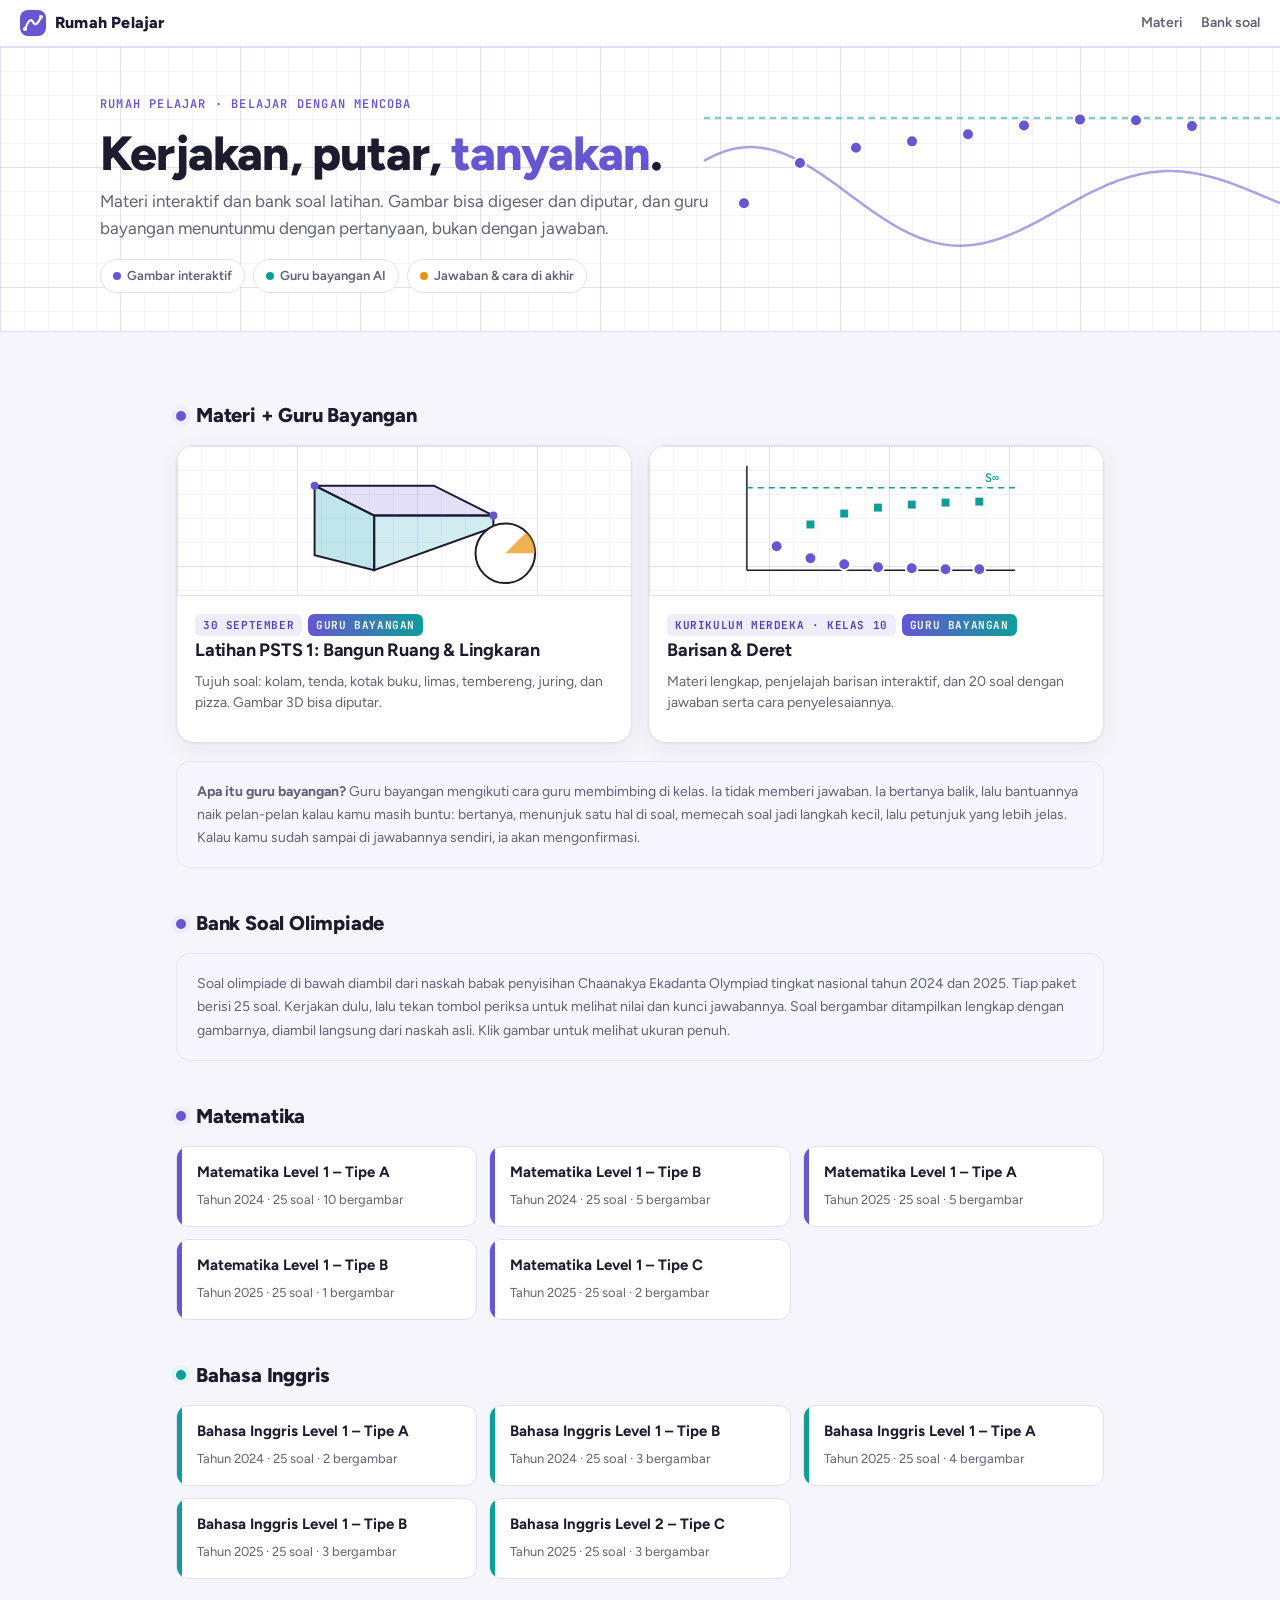
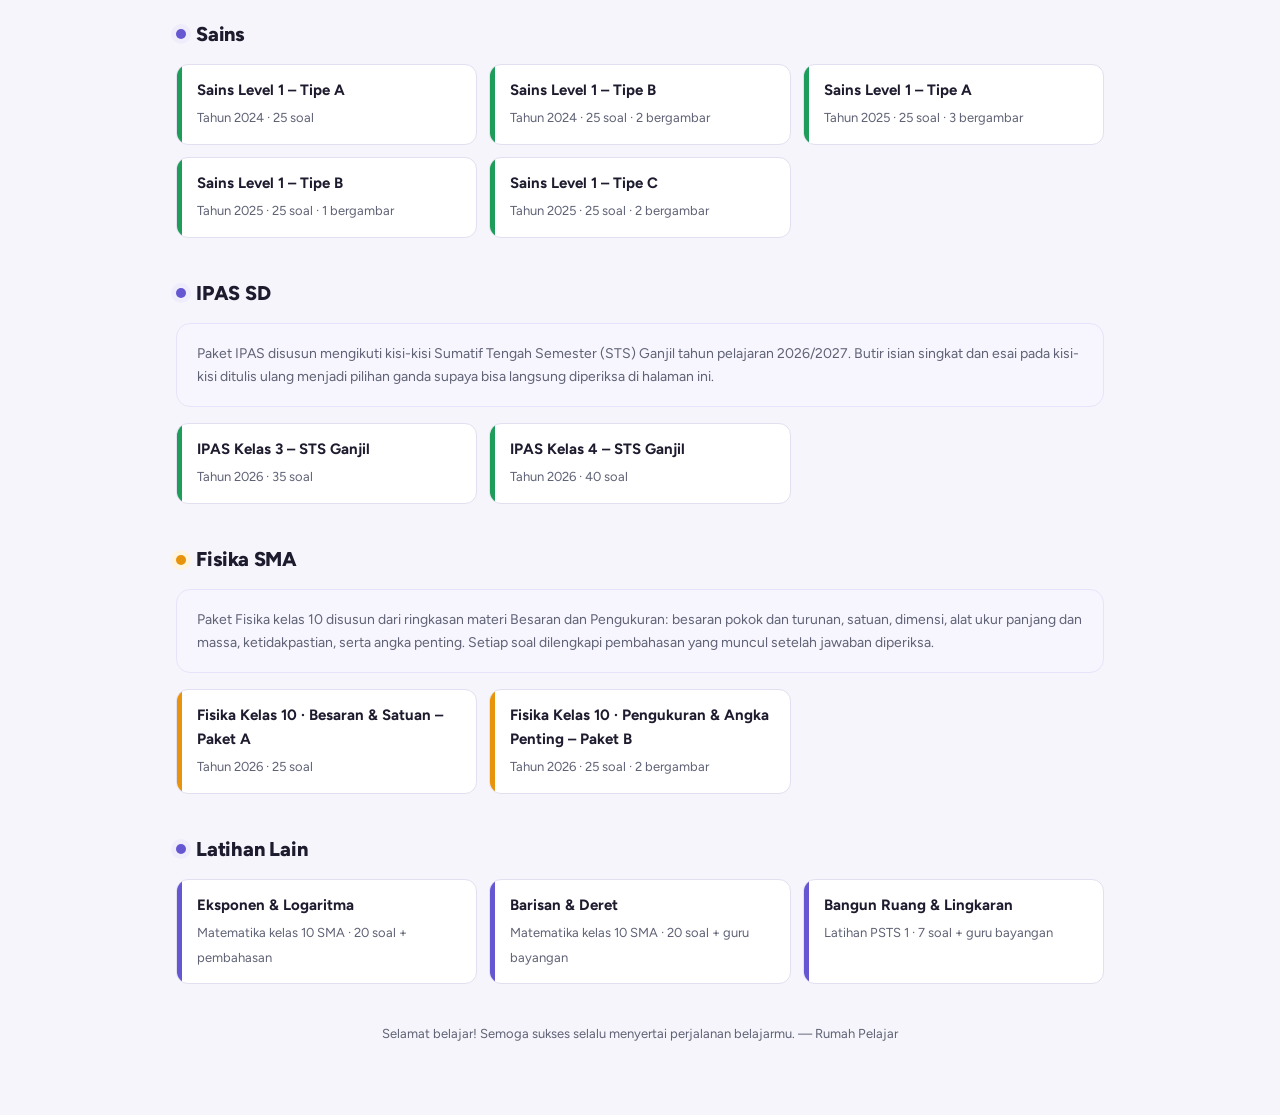
<file: index.html>
<!doctype html>
<html lang="id">
<head>
<meta charset="utf-8">
<meta name="viewport" content="width=device-width, initial-scale=1">
<title>Rumah Pelajar – Bank Soal Latihan</title>
<meta name="description" content="Rumah Pelajar: materi interaktif, latihan soal, dan guru bayangan yang menuntun dengan pertanyaan.">
<link rel="preconnect" href="https://fonts.googleapis.com">
<link rel="preconnect" href="https://fonts.gstatic.com" crossorigin>
<link href="https://fonts.googleapis.com/css2?family=Figtree:wght@400;600;700;800&family=JetBrains+Mono:wght@500;600&display=swap" rel="stylesheet">
<link rel="stylesheet" href="assets/style.css">
</head>
<body>
<header><a class="brand" href="index.html">Rumah Pelajar</a><nav><a href="#materi">Materi</a><a href="#bank">Bank soal</a></nav></header>

<section class="hero paper">
  <canvas class="deco" id="deco" aria-hidden="true"></canvas>
  <div class="in">
    <span class="eyebrow">Rumah Pelajar · belajar dengan mencoba</span>
    <h1>Kerjakan, putar, <em>tanyakan</em>.</h1>
    <p>Materi interaktif dan bank soal latihan. Gambar bisa digeser dan diputar, dan guru bayangan menuntunmu dengan pertanyaan, bukan dengan jawaban.</p>
    <div class="chips"><span class="chip"><i></i>Gambar interaktif</span><span class="chip teal"><i></i>Guru bayangan AI</span><span class="chip amber"><i></i>Jawaban &amp; cara di akhir</span></div>
  </div>
</section>

<main>
  <div class="section" id="materi">Materi + Guru Bayangan</div>
  <div class="feature">
    <a class="big" href="materikinar30sep.html">
      <div class="art paper">
        <svg viewBox="0 0 320 150" aria-hidden="true">
          <polygon points="70,40 190,40 250,70 130,70" fill="#6557d2" fill-opacity=".18" stroke="#1d1b2e" stroke-width="2"/>
          <polygon points="70,40 130,70 130,125 70,110" fill="#1fa7b8" fill-opacity=".28" stroke="#1d1b2e" stroke-width="2"/>
          <polygon points="130,70 250,70 250,82 130,125" fill="#1fa7b8" fill-opacity=".2" stroke="#1d1b2e" stroke-width="2"/>
          <circle cx="262" cy="108" r="30" fill="#fff" stroke="#1d1b2e" stroke-width="2"/>
          <path d="M262,108 L292,108 A30,30 0 0 0 283.2,86.8 Z" fill="#e8930c" fill-opacity=".7"/>
          <circle cx="70" cy="40" r="4" fill="#6557d2"/><circle cx="250" cy="70" r="4" fill="#6557d2"/>
        </svg>
      </div>
      <div class="txt">
        <span class="tag">30 September</span><span class="tag ai">Guru bayangan</span>
        <b>Latihan PSTS 1: Bangun Ruang &amp; Lingkaran</b>
        <p>Tujuh soal: kolam, tenda, kotak buku, limas, tembereng, juring, dan pizza. Gambar 3D bisa diputar.</p>
      </div>
    </a>
    <a class="big" href="barisan-deret.html">
      <div class="art paper">
        <svg viewBox="0 0 320 150" aria-hidden="true">
          <line x1="30" y1="125" x2="300" y2="125" stroke="#1d1b2e" stroke-width="1.5"/><line x1="30" y1="20" x2="30" y2="125" stroke="#1d1b2e" stroke-width="1.5"/>
          <line x1="30" y1="42" x2="300" y2="42" stroke="#0f9d9a" stroke-width="1.6" stroke-dasharray="6 5"/>
          <g fill="#0f9d9a"><rect x="56" y="97" width="8" height="8"/><rect x="90" y="75" width="8" height="8"/><rect x="124" y="64" width="8" height="8"/><rect x="158" y="58" width="8" height="8"/><rect x="192" y="55" width="8" height="8"/><rect x="226" y="53" width="8" height="8"/><rect x="260" y="52" width="8" height="8"/></g>
          <g fill="#6557d2" stroke="#fff" stroke-width="2"><circle cx="60" cy="101" r="6"/><circle cx="94" cy="113" r="6"/><circle cx="128" cy="119" r="6"/><circle cx="162" cy="122" r="6"/><circle cx="196" cy="123" r="6"/><circle cx="230" cy="124" r="6"/><circle cx="264" cy="124" r="6"/></g>
          <text x="270" y="36" font-family="JetBrains Mono,monospace" font-size="12" font-weight="600" fill="#0f9d9a">S∞</text>
        </svg>
      </div>
      <div class="txt">
        <span class="tag">Kurikulum Merdeka · Kelas 10</span><span class="tag ai">Guru bayangan</span>
        <b>Barisan &amp; Deret</b>
        <p>Materi lengkap, penjelajah barisan interaktif, dan 20 soal dengan jawaban serta cara penyelesaiannya.</p>
      </div>
    </a>
  </div>

  <div class="card note" style="margin-top:18px">
    <b>Apa itu guru bayangan?</b> Guru bayangan mengikuti cara guru membimbing di kelas. Ia tidak memberi jawaban. Ia bertanya balik, lalu bantuannya naik pelan-pelan kalau kamu masih buntu:
    bertanya, menunjuk satu hal di soal, memecah soal jadi langkah kecil, lalu petunjuk yang lebih jelas. Kalau kamu sudah sampai di jawabannya sendiri, ia akan mengonfirmasi.
  </div>

  <div class="section" id="bank">Bank Soal Olimpiade</div>
  <div class="card note">
    Soal olimpiade di bawah diambil dari naskah babak penyisihan Chaanakya Ekadanta Olympiad
    tingkat nasional tahun 2024 dan 2025. Tiap paket berisi 25 soal. Kerjakan dulu, lalu tekan
    tombol periksa untuk melihat nilai dan kunci jawabannya.
    Soal bergambar ditampilkan lengkap dengan gambarnya, diambil langsung dari naskah asli.
    Klik gambar untuk melihat ukuran penuh.
  </div>

  <div class="section">Matematika</div>
  <div class="grid" id="g-matematika"></div>

  <div class="section teal">Bahasa Inggris</div>
  <div class="grid" id="g-inggris"></div>

  <div class="section">Sains</div>
  <div class="grid" id="g-sains"></div>

  <div class="section">IPAS SD</div>
  <div class="card note">
    Paket IPAS disusun mengikuti kisi-kisi Sumatif Tengah Semester (STS) Ganjil tahun pelajaran
    2026/2027. Butir isian singkat dan esai pada kisi-kisi ditulis ulang menjadi pilihan ganda
    supaya bisa langsung diperiksa di halaman ini.
  </div>
  <div class="grid" id="g-ipas"></div>

  <div class="section amber">Fisika SMA</div>
  <div class="card note">
    Paket Fisika kelas 10 disusun dari ringkasan materi Besaran dan Pengukuran: besaran pokok dan
    turunan, satuan, dimensi, alat ukur panjang dan massa, ketidakpastian, serta angka penting.
    Setiap soal dilengkapi pembahasan yang muncul setelah jawaban diperiksa.
  </div>
  <div class="grid" id="g-fisika"></div>

  <div class="section">Latihan Lain</div>
  <div class="grid">
    <a class="paket" href="eksponen-logaritma.html">
      <b>Eksponen &amp; Logaritma</b>
      <span>Matematika kelas 10 SMA · 20 soal + pembahasan</span>
    </a>
    <a class="paket" href="barisan-deret.html">
      <b>Barisan &amp; Deret</b>
      <span>Matematika kelas 10 SMA · 20 soal + guru bayangan</span>
    </a>
    <a class="paket" href="materikinar30sep.html">
      <b>Bangun Ruang &amp; Lingkaran</b>
      <span>Latihan PSTS 1 · 7 soal + guru bayangan</span>
    </a>
  </div>

  <footer>Selamat belajar! Semoga sukses selalu menyertai perjalanan belajarmu. — Rumah Pelajar</footer>
</main>

<script src="data/matematika.js"></script>
<script src="data/inggris.js"></script>
<script src="data/sains.js"></script>
<script src="data/ipas.js"></script>
<script src="data/fisika.js"></script>
<script>
(function () {
  var order = { matematika: 0, inggris: 1, sains: 2, ipas: 3, fisika: 4 };
  window.BANK.slice().sort(function (a, b) {
    return (order[a.mapel] - order[b.mapel]) || (a.tahun - b.tahun) || a.tipe.localeCompare(b.tipe);
  }).forEach(function (p) {
    var box = document.getElementById('g-' + p.mapel);
    if (!box) return;
    var gbr = p.soal.filter(function (s) { return s[3]; }).length;
    var a = document.createElement('a');
    a.className = 'paket';
    a.href = 'latihan.html?paket=' + p.id;
    a.innerHTML = '<b>' + p.label + ' – ' + p.tipe + '</b>' +
      '<span>Tahun ' + p.tahun + ' · ' + p.soal.length + ' soal' + (gbr ? ' · ' + gbr + ' bergambar' : '') + '</span>';
    box.appendChild(a);
  });
})();

// Hiasan hero: kurva dan titik barisan yang bergerak pelan, seperti jendela grafis GeoGebra.
(function () {
  var cv = document.getElementById('deco'), ctx = cv.getContext('2d');
  var still = window.matchMedia('(prefers-reduced-motion: reduce)').matches;
  function frame(t) {
    var dpr = window.devicePixelRatio || 1, W = cv.clientWidth, H = cv.clientHeight;
    if (cv.width !== W * dpr) { cv.width = W * dpr; cv.height = H * dpr; }
    ctx.setTransform(dpr, 0, 0, dpr, 0, 0);
    ctx.clearRect(0, 0, W, H);
    var x0 = W * 0.55, s = t / 2600;
    if (W < 700) { x0 = W * 0.2; ctx.globalAlpha = 0.35; } else ctx.globalAlpha = 1;
    ctx.lineWidth = 2.5; ctx.strokeStyle = 'rgba(101,87,210,.55)'; ctx.beginPath();
    for (var x = x0; x <= W; x += 3) {
      var u = (x - x0) / 60;
      var y = H * 0.55 - 60 * Math.sin(u * 0.9 + s) * Math.exp(-u * 0.08);
      x === x0 ? ctx.moveTo(x, y) : ctx.lineTo(x, y);
    }
    ctx.stroke();
    ctx.strokeStyle = 'rgba(15,157,154,.5)'; ctx.setLineDash([6, 5]); ctx.beginPath();
    ctx.moveTo(x0, H * 0.25); ctx.lineTo(W, H * 0.25); ctx.stroke(); ctx.setLineDash([]);
    for (var k = 0; k < 9; k++) {
      var px = x0 + 40 + k * 56, sum = 0;
      for (var j = 0; j <= k; j++) sum += Math.pow(0.5, j);
      var py = H * 0.85 - (H * 0.6) * (sum / 2) * (0.96 + 0.04 * Math.sin(s * 2 + k));
      ctx.beginPath(); ctx.arc(px, py, 6, 0, 7); ctx.fillStyle = '#6557d2'; ctx.fill();
      ctx.lineWidth = 2; ctx.strokeStyle = '#fff'; ctx.stroke();
    }
    if (!still) requestAnimationFrame(frame);
  }
  requestAnimationFrame(frame);
})();
</script>
</body>
</html>
</file>
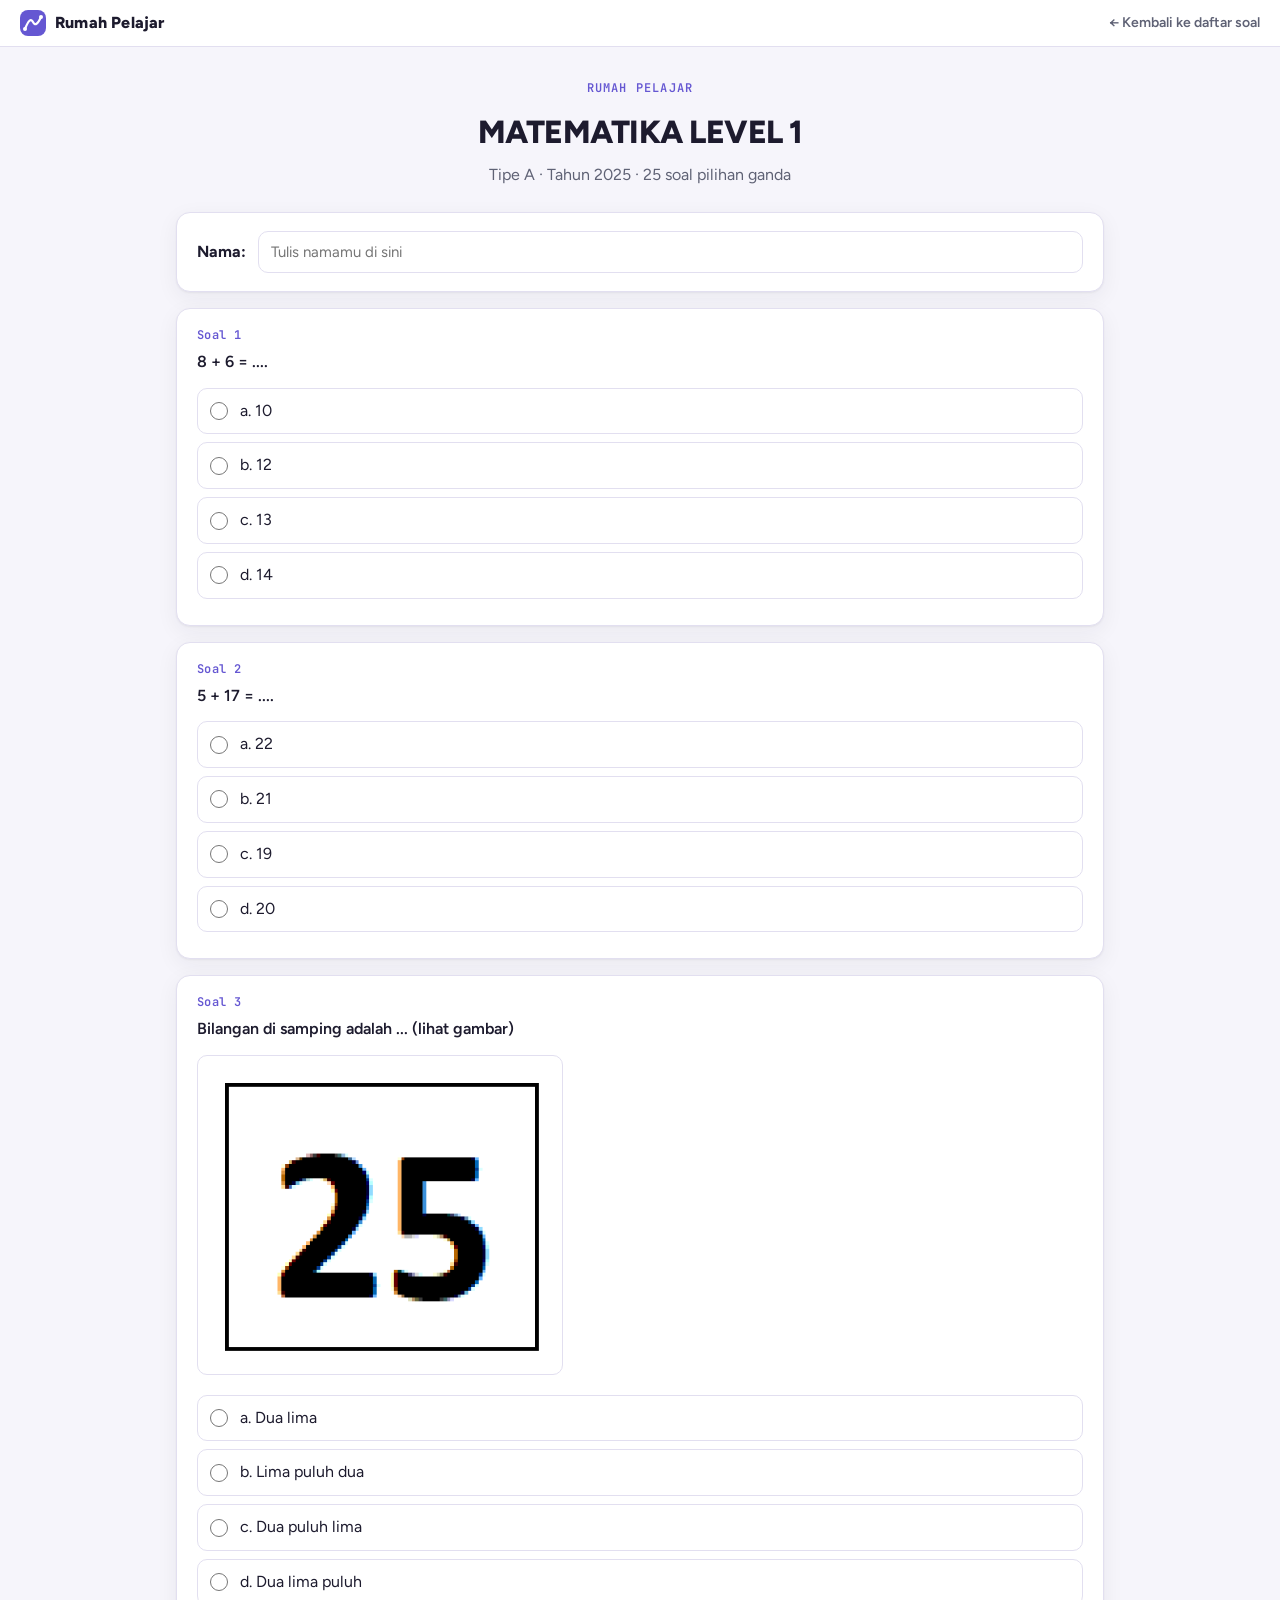
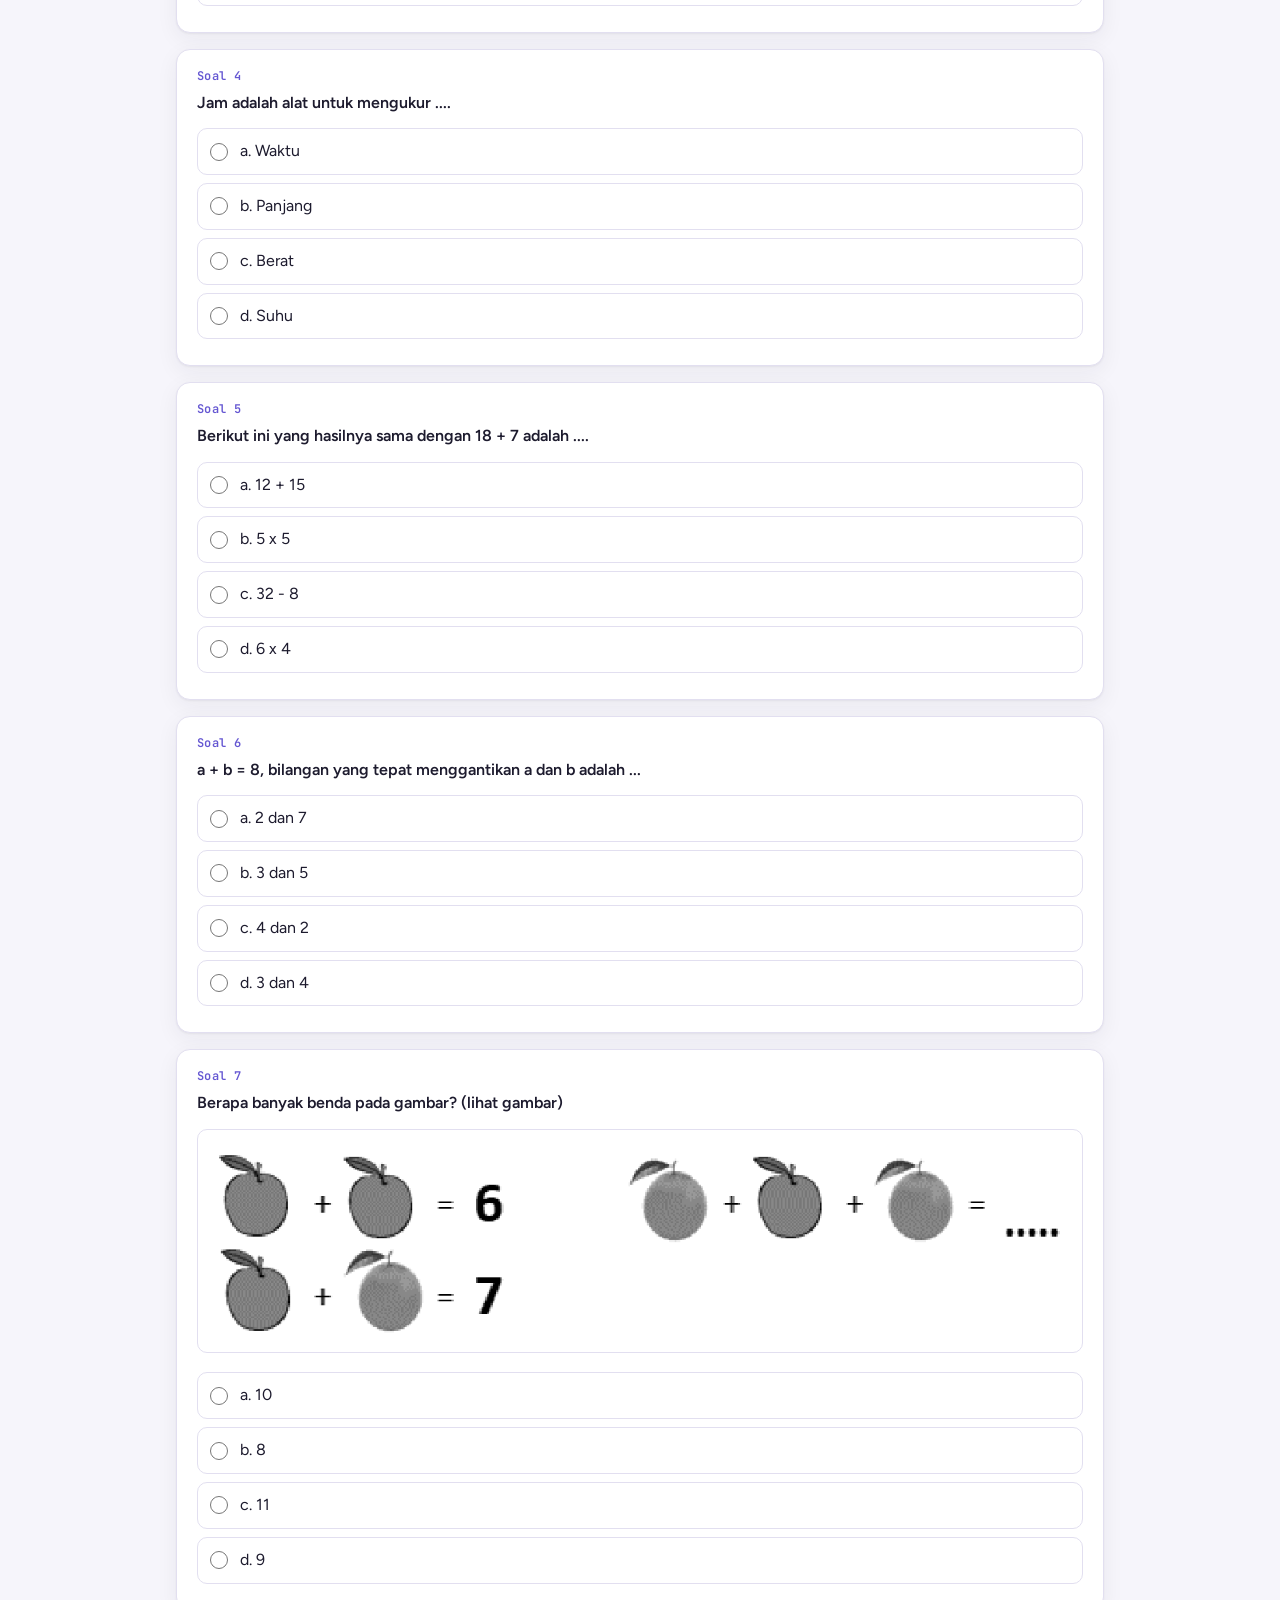
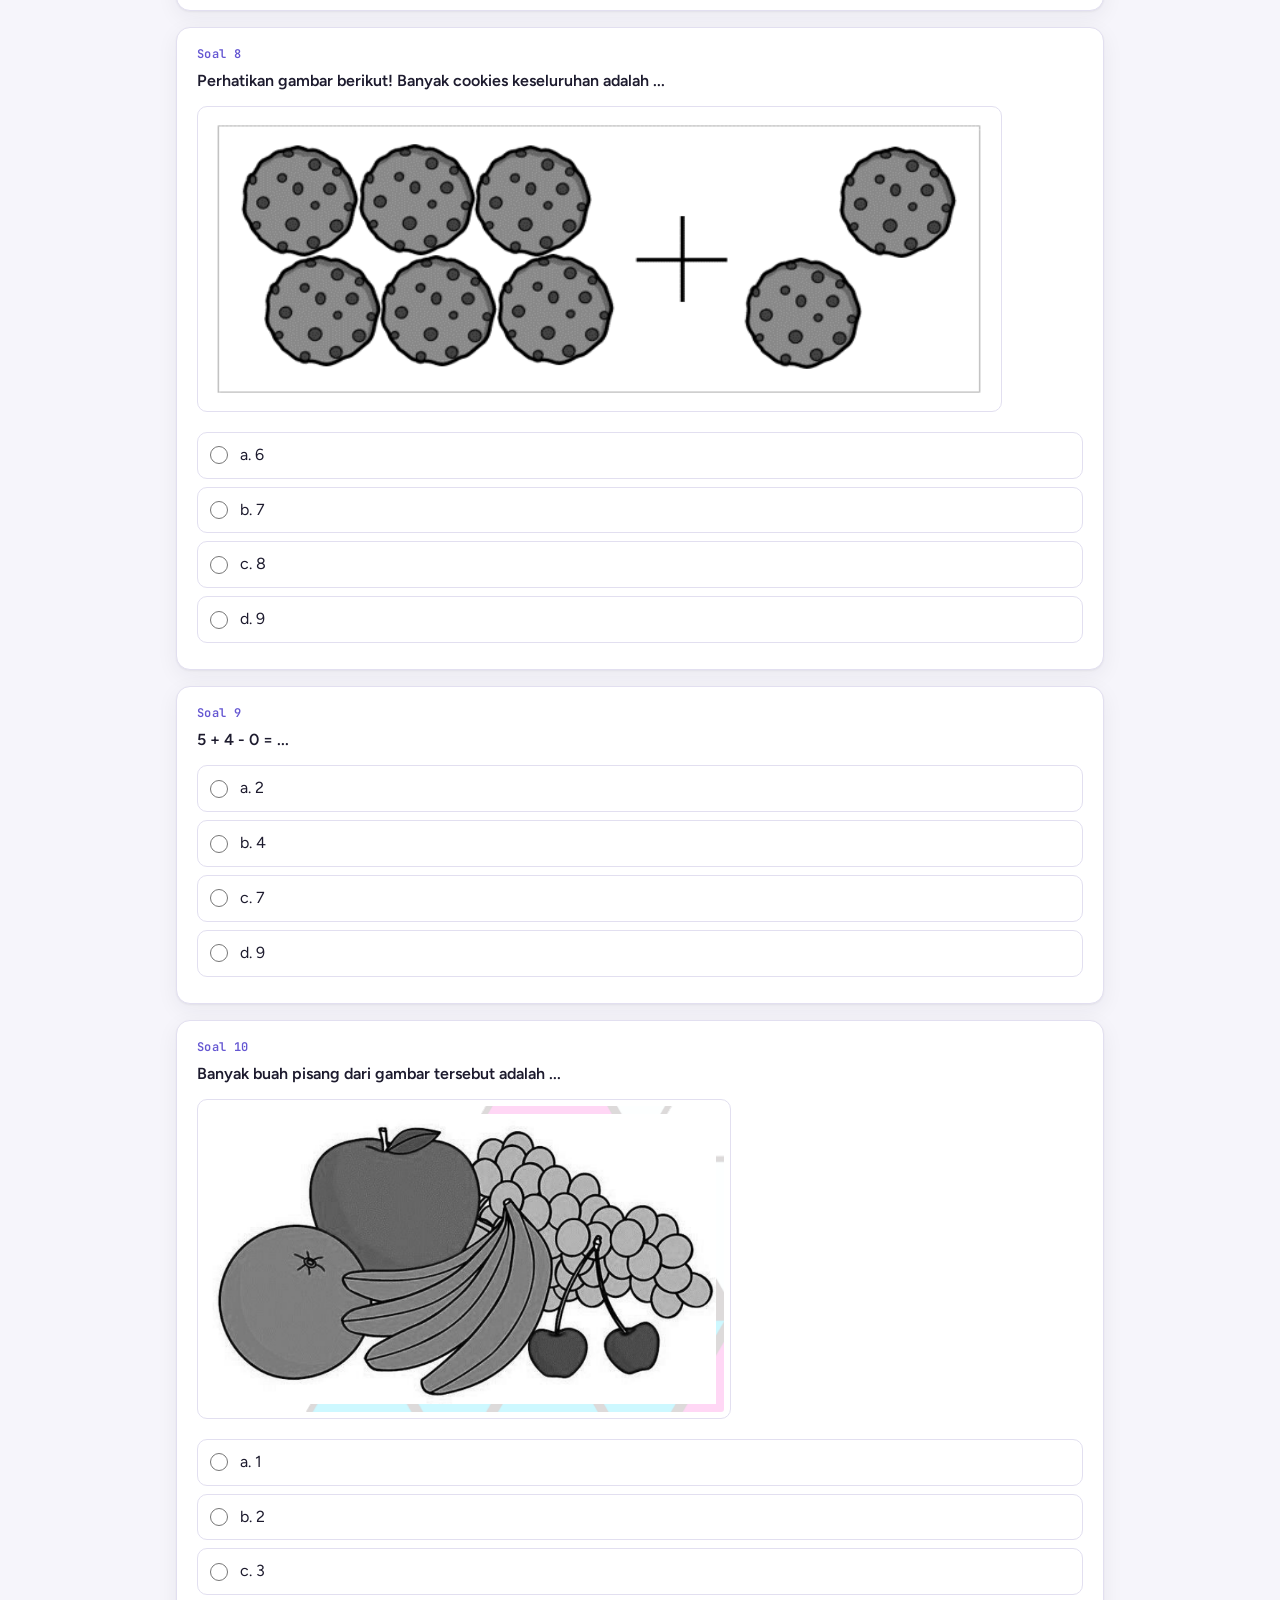
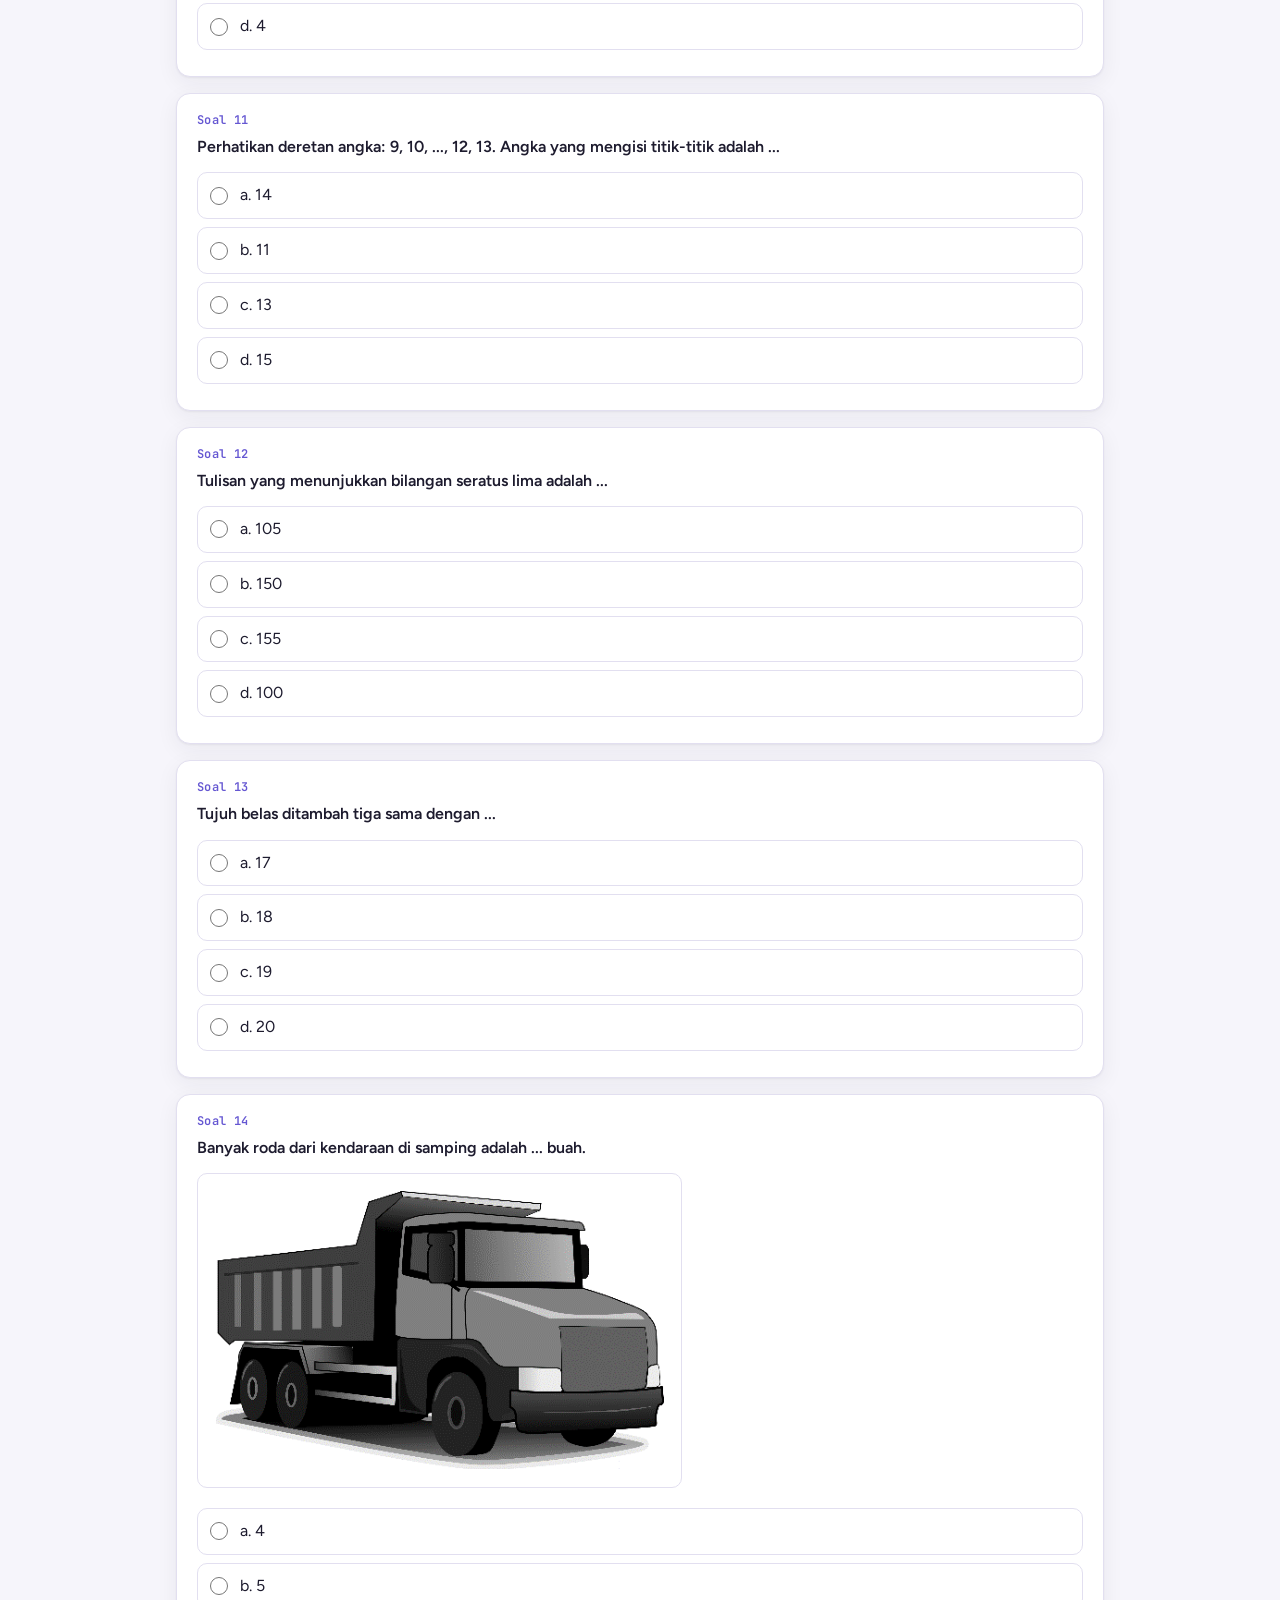
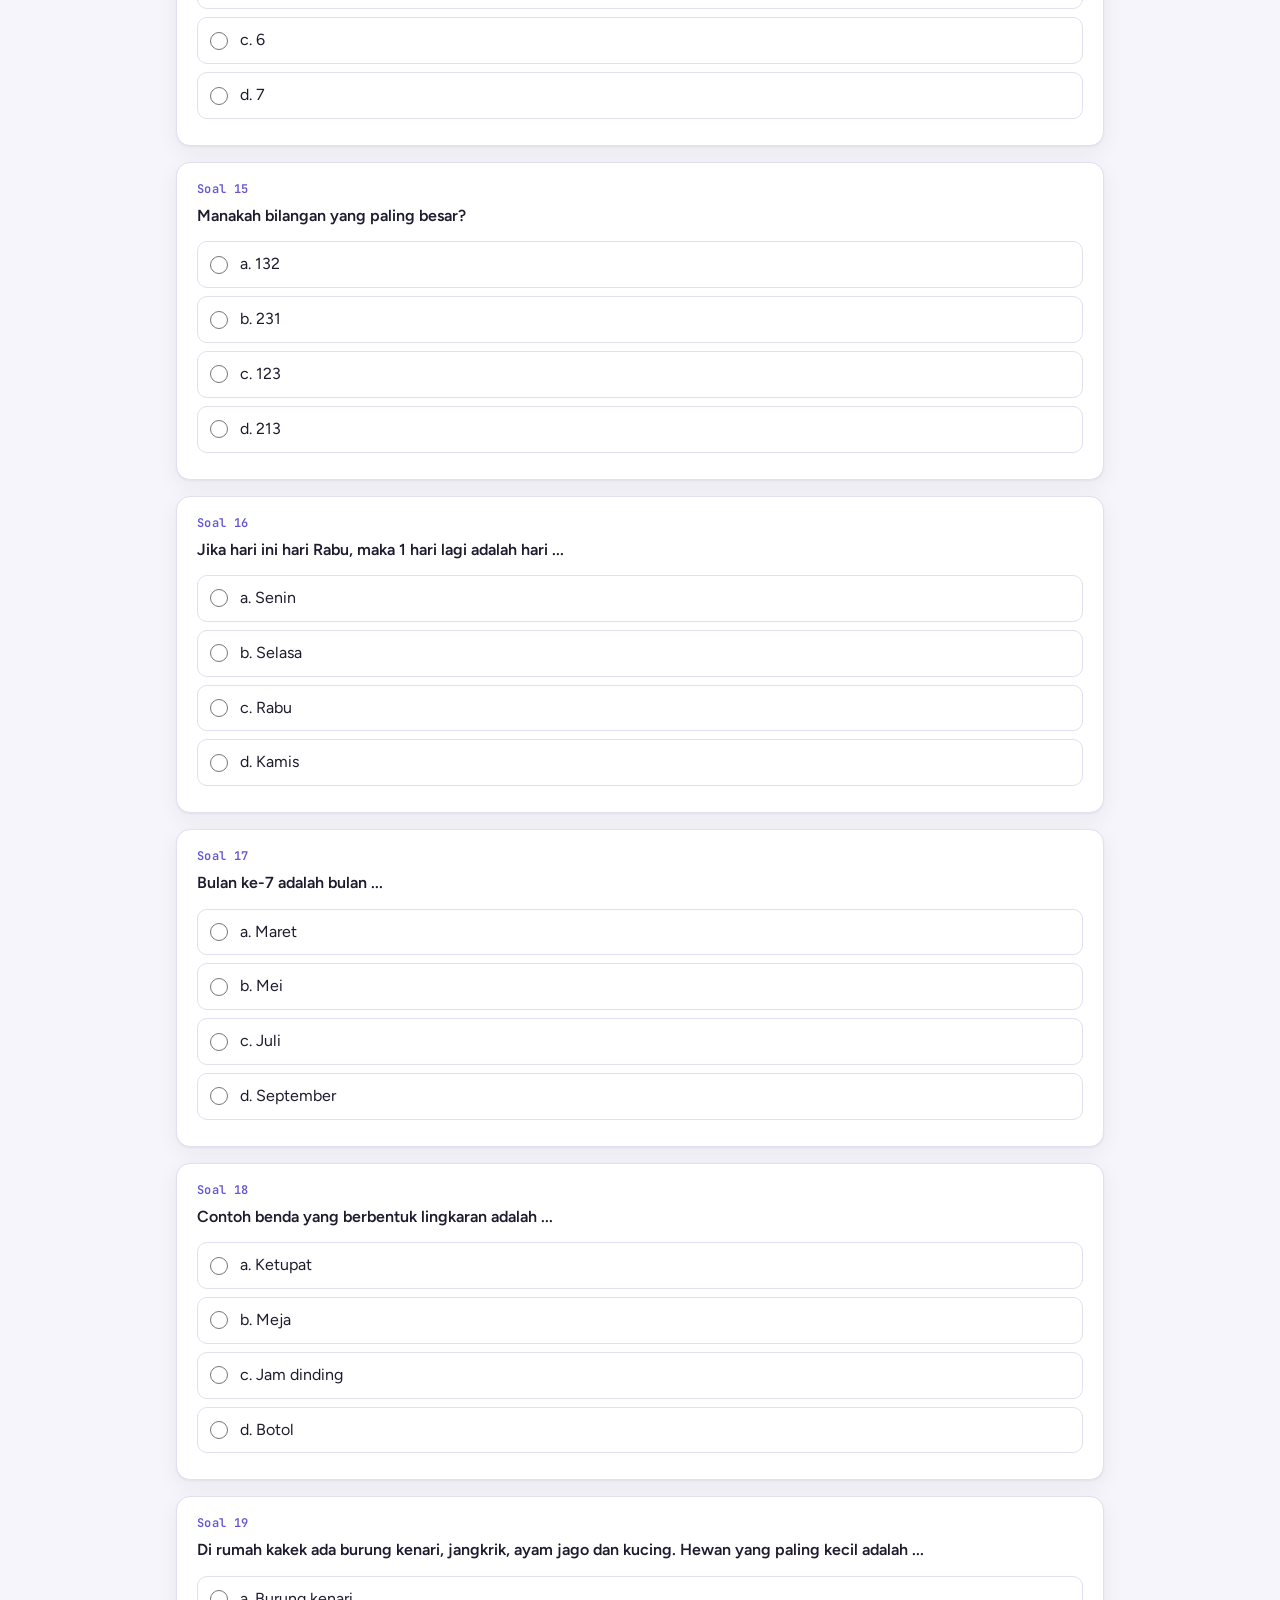
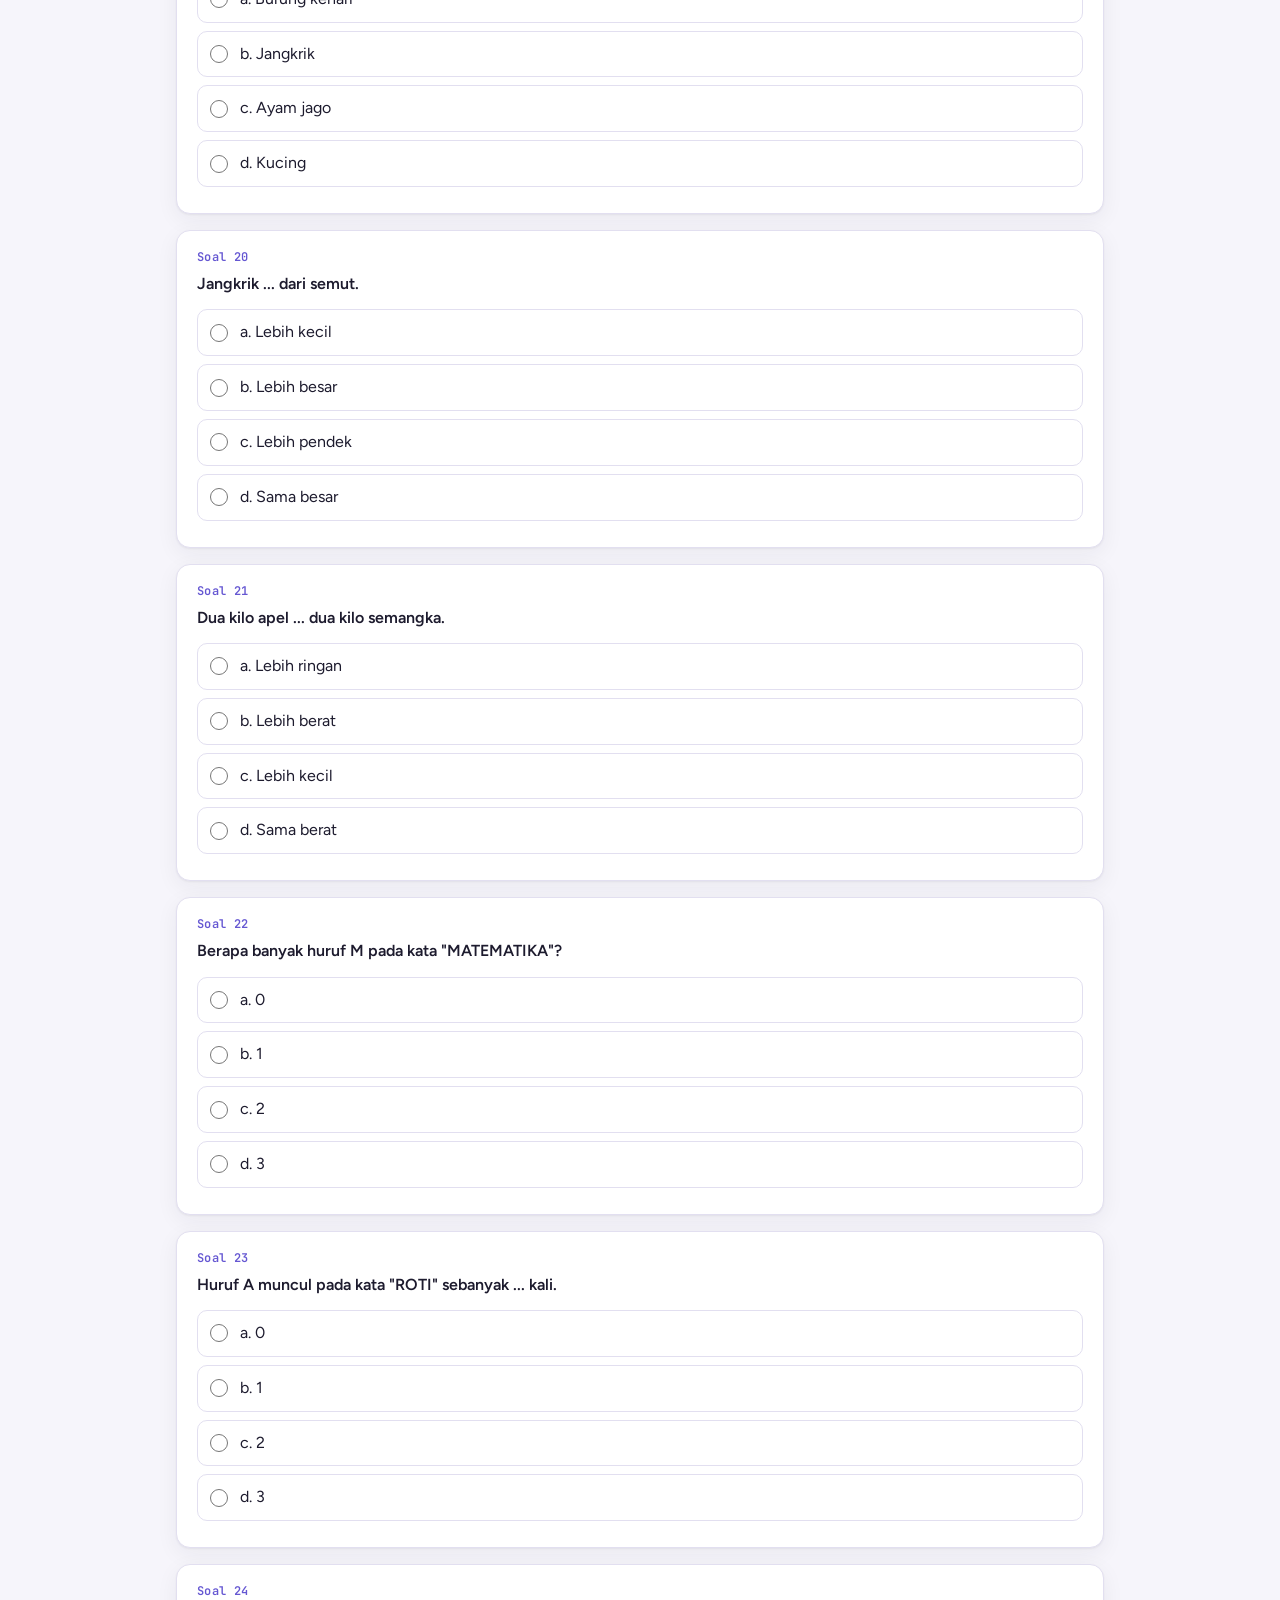
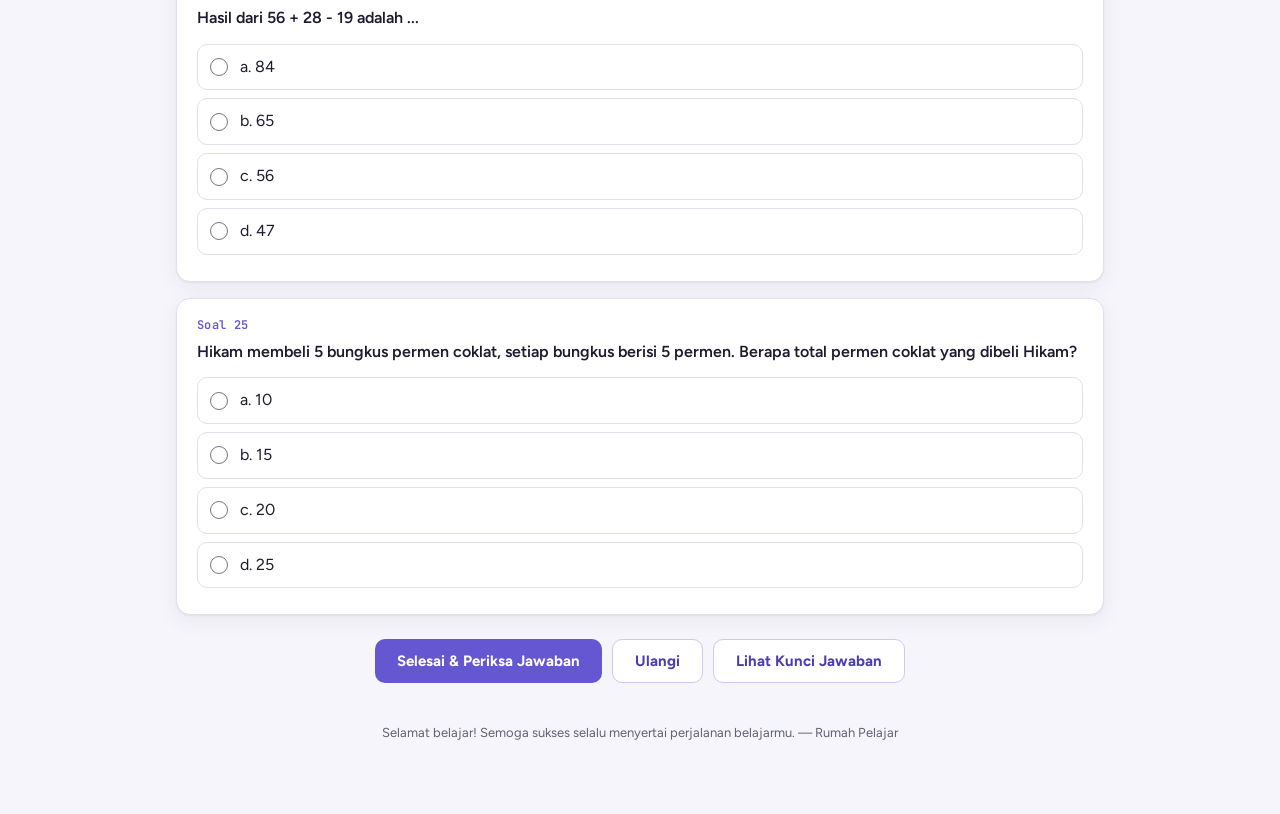
<file: latihan.html>
<!doctype html>
<html lang="id">
<head>
<meta charset="utf-8">
<meta name="viewport" content="width=device-width, initial-scale=1">
<title>Rumah Pelajar – Latihan Soal</title>
<link rel="preconnect" href="https://fonts.googleapis.com"><link rel="preconnect" href="https://fonts.gstatic.com" crossorigin><link href="https://fonts.googleapis.com/css2?family=Figtree:wght@400;600;700;800&family=JetBrains+Mono:wght@500;600&display=swap" rel="stylesheet">
<link rel="stylesheet" href="assets/style.css">
</head>
<body>
<header><a class="brand" href="index.html">Rumah Pelajar</a><nav><a href="index.html">&larr; Kembali ke daftar soal</a></nav></header>
<main>
  <div class="title">
    <small>RUMAH PELAJAR</small>
    <h1 id="judul">Latihan Soal</h1>
    <p id="subjudul"></p>
  </div>

  <div class="card ident">
    <label for="nama"><b>Nama:</b></label>
    <input id="nama" placeholder="Tulis namamu di sini">
  </div>

  <div id="quiz"></div>

  <div class="card" id="result">
    <div id="resName"></div>
    <div class="score" id="resScore"></div>
    <div id="resText"></div>
  </div>

  <div class="btns">
    <button id="submit">Selesai &amp; Periksa Jawaban</button>
    <button id="reset" class="sec">Ulangi</button>
    <button id="toggleKunci" class="sec">Lihat Kunci Jawaban</button>
  </div>

  <div class="card" id="kunci" style="display:none">
    <b style="color:var(--g)">Kunci Jawaban</b>
    <div style="overflow-x:auto;margin-top:8px"><table class="kunci" id="tblKunci"></table></div>
    <p class="note">Tanda &ndash; berarti kunci soal itu tidak bisa dipastikan dari naskah asli.</p>
  </div>

  <footer>Selamat belajar! Semoga sukses selalu menyertai perjalanan belajarmu. — Rumah Pelajar</footer>
</main>

<script src="data/matematika.js"></script>
<script src="data/inggris.js"></script>
<script src="data/sains.js"></script>
<script src="data/ipas.js"></script>
<script src="data/fisika.js"></script>
<script>
(function () {
  var HURUF = ['a', 'b', 'c', 'd'];
  var id = new URLSearchParams(location.search).get('paket');
  var paket = window.BANK.filter(function (p) { return p.id === id; })[0] || window.BANK[0];

  document.title = 'Rumah Pelajar – ' + paket.label + ' ' + paket.tipe;
  document.getElementById('judul').textContent = paket.label.toUpperCase();
  document.getElementById('subjudul').textContent =
    paket.tipe + ' · Tahun ' + paket.tahun + ' · ' + paket.soal.length + ' soal pilihan ganda';

  var quiz = document.getElementById('quiz');
  paket.soal.forEach(function (s, i) {
    var punyaKunci = s[2] !== null;
    var card = document.createElement('div');
    card.className = 'card';
    card.dataset.idx = i;
    var opts = s[1].map(function (o, j) {
      return '<label data-opt="' + j + '"><input type="radio" name="q' + i + '" value="' + j + '"><span>' +
        HURUF[j] + '. ' + o + '</span></label>';
    }).join('');
    var gambar = s[3]
      ? '<a class="fig" href="' + s[3] + '" target="_blank" rel="noopener">' +
        '<img src="' + s[3] + '" alt="Gambar soal ' + (i + 1) + '" loading="lazy"></a>'
      : '';
    card.innerHTML =
      '<div class="lvl">Soal ' + (i + 1) + (punyaKunci ? '' : ' <span class="badge img">kunci tidak tersedia</span>') + '</div>' +
      '<div class="q">' + s[0] + '</div>' + gambar +
      '<div class="opts">' + opts + '</div>' +
      '<div class="sol"></div>';
    quiz.appendChild(card);
  });

  function periksa() {
    var benar = 0, total = 0;
    paket.soal.forEach(function (s, i) {
      var card = quiz.children[i];
      var kunci = s[2];
      var dipilih = card.querySelector('input:checked');
      var sol = card.querySelector('.sol');
      card.classList.add('done');
      if (kunci === null) {
        sol.innerHTML = 'Kunci soal ini tidak dicantumkan karena jawabannya tidak bisa dipastikan dari naskah asli.';
        return;
      }
      total++;
      var labels = card.querySelectorAll('.opts label');
      labels[kunci].classList.add('correct');
      if (dipilih) {
        var pilih = Number(dipilih.value);
        if (pilih === kunci) benar++;
        else labels[pilih].classList.add('wrong');
      }
      sol.innerHTML = 'Jawaban benar: <span class="ans">' + HURUF[kunci] + '. ' + s[1][kunci] + '</span>' +
        (dipilih
          ? (Number(dipilih.value) === kunci ? ' <span class="badge ok">benar</span>' : ' <span class="badge no">salah</span>')
          : ' <span class="badge no">belum dijawab</span>') +
        (s[4] ? '<div class="pemb"><b>Pembahasan:</b> ' + s[4] + '</div>' : '');
    });
    var nama = document.getElementById('nama').value.trim();
    var box = document.getElementById('result');
    box.style.display = 'block';
    document.getElementById('resName').textContent = nama ? 'Hasil untuk ' + nama : 'Hasil latihanmu';
    document.getElementById('resScore').textContent = benar + ' / ' + total;
    var persen = total ? Math.round(benar / total * 100) : 0;
    document.getElementById('resText').textContent =
      'Nilai ' + persen + '. ' + (persen >= 80 ? 'Hebat, pertahankan!' :
        persen >= 60 ? 'Sudah bagus, ayo pelajari lagi yang masih salah.' :
        'Jangan menyerah, baca lagi pembahasannya lalu ulangi.');
    box.scrollIntoView({ behavior: 'smooth' });
  }

  document.getElementById('submit').addEventListener('click', periksa);
  document.getElementById('reset').addEventListener('click', function () {
    quiz.querySelectorAll('input').forEach(function (r) { r.checked = false; });
    quiz.querySelectorAll('.card').forEach(function (c) { c.classList.remove('done'); });
    quiz.querySelectorAll('label').forEach(function (l) { l.classList.remove('correct', 'wrong'); });
    document.getElementById('result').style.display = 'none';
    window.scrollTo({ top: 0, behavior: 'smooth' });
  });

  var tbl = document.getElementById('tblKunci');
  var KOL = 5;
  var barisJml = Math.ceil(paket.soal.length / KOL);
  var baris = '<tr>';
  for (var h = 0; h < KOL; h++) baris += '<th>No</th><th>Kunci</th>';
  baris += '</tr>';
  for (var r = 0; r < barisJml; r++) {
    baris += '<tr>';
    for (var c = 0; c < KOL; c++) {
      var n = r + c * barisJml;
      var s = paket.soal[n];
      if (!s) { baris += '<td></td><td></td>'; continue; }
      baris += '<td>' + (n + 1) + '</td><td><b>' + (s[2] !== null ? HURUF[s[2]].toUpperCase() : '&ndash;') + '</b></td>';
    }
    baris += '</tr>';
  }
  tbl.innerHTML = baris;

  document.getElementById('toggleKunci').addEventListener('click', function () {
    var k = document.getElementById('kunci');
    var buka = k.style.display === 'none';
    k.style.display = buka ? 'block' : 'none';
    this.textContent = buka ? 'Sembunyikan Kunci Jawaban' : 'Lihat Kunci Jawaban';
    if (buka) k.scrollIntoView({ behavior: 'smooth' });
  });
})();
</script>
</body>
</html>
</file>
<file: assets/style.css>
/* Rumah Pelajar — tampilan bergaya GeoGebra: kertas berpetak, aksen ungu, panel aljabar + grafis. */
:root {
  --ink:#1d1b2e; --muted:#5f6275; --line:#e2dff0; --bg:#f6f5fb; --paper:#fff;
  --pri:#6557d2; --pri-d:#4a3db2; --pri-l:#efedfc; --pri-ll:#f7f6fe;
  --teal:#0f9d9a; --teal-l:#e3f6f5; --amber:#e8930c; --amber-l:#fff4e0;
  --ok:#1d9c5a; --ok-l:#e2f6ea; --bad:#d64545; --bad-l:#fde8e8;
  --grid:rgba(101,87,210,.07); --grid-b:rgba(101,87,210,.13);
  --r:14px; --shadow:0 1px 2px rgba(29,27,46,.05), 0 6px 22px rgba(29,27,46,.06);
  --sans:"Figtree", system-ui, -apple-system, "Segoe UI", Roboto, Arial, sans-serif;
  --mono:"JetBrains Mono", ui-monospace, Consolas, monospace;
  /* nama lama, dipakai halaman lama */
  --g:var(--pri); --gd:var(--pri-d); --gl:var(--pri-l); --o:var(--amber);
}
* { box-sizing:border-box; }
html { scroll-behavior:smooth; }
body { margin:0; font-family:var(--sans); background:var(--bg); color:var(--ink); line-height:1.55; -webkit-font-smoothing:antialiased; }
a { color:var(--pri-d); }
img { max-width:100%; }

/* ---------- bar atas ---------- */
header { position:sticky; top:0; z-index:30; background:rgba(255,255,255,.92); backdrop-filter:blur(10px);
  border-bottom:1px solid var(--line); padding:10px 20px; display:flex; justify-content:space-between; align-items:center; gap:12px; flex-wrap:wrap; }
header b, header .brand { display:flex; align-items:center; gap:9px; font-weight:800; letter-spacing:.2px; color:var(--ink); text-decoration:none; font-size:16px; }
header b::before, header .brand::before { content:""; width:26px; height:26px; border-radius:8px; flex:none;
  background:var(--pri) url("data:image/svg+xml,%3Csvg xmlns='http://www.w3.org/2000/svg' viewBox='0 0 26 26'%3E%3Cpath d='M5 19 Q10 6 13 12 T21 7' fill='none' stroke='white' stroke-width='2.2' stroke-linecap='round'/%3E%3Ccircle cx='5' cy='19' r='2' fill='white'/%3E%3Ccircle cx='21' cy='7' r='2' fill='white'/%3E%3C/svg%3E") center/100% no-repeat; }
header a { color:var(--muted); font-size:14px; text-decoration:none; font-weight:600; }
header a:hover { color:var(--pri); }
header span { font-size:13px; color:var(--muted); }
header nav { display:flex; gap:18px; align-items:center; flex-wrap:wrap; }

/* ---------- kerangka ---------- */
main { max-width:960px; margin:0 auto; padding:28px 16px 70px; }
main.wide { max-width:1120px; }
.paper { background-color:var(--paper);
  background-image:linear-gradient(var(--grid) 1px, transparent 1px), linear-gradient(90deg, var(--grid) 1px, transparent 1px),
    linear-gradient(var(--grid-b) 1px, transparent 1px), linear-gradient(90deg, var(--grid-b) 1px, transparent 1px);
  background-size:24px 24px, 24px 24px, 120px 120px, 120px 120px; }

.hero { position:relative; overflow:hidden; border-bottom:1px solid var(--line); }
.hero .in { max-width:1120px; margin:0 auto; padding:44px 20px 38px; position:relative; z-index:1; }
.hero canvas.deco { position:absolute; inset:0; width:100%; height:100%; z-index:0; pointer-events:none; }
.hero .eyebrow, .eyebrow { font:600 12px/1 var(--mono); letter-spacing:1.2px; text-transform:uppercase; color:var(--pri); }
.hero h1 { font-size:clamp(30px, 5vw, 48px); line-height:1.05; margin:12px 0 10px; letter-spacing:-.8px; font-weight:800; }
.hero h1 em { font-style:normal; color:var(--pri); }
.hero p { max-width:620px; color:var(--muted); font-size:17px; margin:0; }
.chips { display:flex; gap:8px; flex-wrap:wrap; margin-top:18px; }
.chip { display:inline-flex; align-items:center; gap:6px; background:#fff; border:1px solid var(--line); border-radius:999px; padding:6px 12px; font-size:13px; font-weight:600; color:var(--muted); }
.chip i { width:8px; height:8px; border-radius:50%; background:var(--pri); display:inline-block; }
.chip.teal i { background:var(--teal); } .chip.amber i { background:var(--amber); }

.title { text-align:center; margin-bottom:24px; }
.title small { color:var(--pri); font:600 12px var(--mono); letter-spacing:1.2px; }
.title h1 { margin:8px 0 6px; font-size:32px; letter-spacing:-.5px; font-weight:800; }
.title p { margin:4px 0; color:var(--muted); }

.card { background:var(--paper); border:1px solid var(--line); border-radius:var(--r); padding:18px 20px; margin-bottom:16px; box-shadow:var(--shadow); }
.section { display:flex; align-items:center; gap:10px; font-weight:800; font-size:20px; letter-spacing:-.2px; margin:40px 0 14px; color:var(--ink); background:none; padding:0; }
.section::before { content:""; width:10px; height:10px; border-radius:50%; background:var(--pri); box-shadow:0 0 0 5px var(--pri-l); flex:none; }
.section.teal::before { background:var(--teal); box-shadow:0 0 0 5px var(--teal-l); }
.section.amber::before { background:var(--amber); box-shadow:0 0 0 5px var(--amber-l); }
.note { font-size:14px; color:var(--muted); line-height:1.65; }
.card.note { background:var(--pri-ll); border-color:#e7e3fb; box-shadow:none; }

/* ---------- daftar paket ---------- */
.grid { display:grid; grid-template-columns:repeat(auto-fill,minmax(230px,1fr)); gap:12px; }
a.paket { position:relative; display:block; text-decoration:none; color:inherit; background:#fff; border:1px solid var(--line);
  border-radius:12px; padding:14px 16px 14px 20px; transition:transform .15s, box-shadow .15s, border-color .15s; overflow:hidden; }
a.paket::before { content:""; position:absolute; left:0; top:0; bottom:0; width:5px; background:var(--pri); }
a.paket:hover { transform:translateY(-2px); box-shadow:var(--shadow); border-color:#cfc8f5; }
a.paket b { display:block; color:var(--ink); font-size:15px; margin-bottom:3px; }
a.paket span { font-size:13px; color:var(--muted); }
#g-inggris a.paket::before { background:var(--teal); }
#g-sains a.paket::before, #g-ipas a.paket::before { background:var(--ok); }
#g-fisika a.paket::before { background:var(--amber); }

.feature { display:grid; grid-template-columns:repeat(auto-fit,minmax(300px,1fr)); gap:16px; }
a.big { display:grid; grid-template-rows:150px auto; text-decoration:none; color:inherit; background:#fff; border:1px solid var(--line);
  border-radius:18px; overflow:hidden; box-shadow:var(--shadow); transition:transform .18s, box-shadow .18s; }
a.big:hover { transform:translateY(-3px); box-shadow:0 12px 34px rgba(74,61,178,.16); }
a.big .art { position:relative; border-bottom:1px solid var(--line); }
a.big .art svg { position:absolute; inset:0; width:100%; height:100%; }
a.big .txt { padding:16px 18px 18px; }
a.big .txt b { display:block; font-size:18px; letter-spacing:-.2px; }
a.big .txt p { margin:6px 0 10px; color:var(--muted); font-size:14px; }
.tag { display:inline-flex; align-items:center; gap:6px; font:600 11px var(--mono); letter-spacing:.6px; text-transform:uppercase; color:var(--pri-d); background:var(--pri-l); border-radius:6px; padding:4px 8px; margin-right:6px; }
.tag.ai { color:#fff; background:linear-gradient(90deg,var(--pri),var(--teal)); }

/* ---------- soal (halaman lama) ---------- */
.lvl { font:600 12px var(--mono); color:var(--pri); letter-spacing:.3px; }
.q { font-weight:600; margin:6px 0 12px; line-height:1.65; font-size:16px; }
.opts label { display:flex; gap:12px; align-items:center; padding:10px 12px; border:1.5px solid var(--line); border-radius:10px; margin-bottom:8px; cursor:pointer; background:#fff; transition:border-color .12s, background .12s; }
.opts label:hover { border-color:#c9c1f4; background:var(--pri-ll); }
.opts label:has(input:checked) { border-color:var(--pri); background:var(--pri-l); }
.opts input { accent-color:var(--pri); width:18px; height:18px; flex:none; margin:0; }
.opts label.correct { border-color:var(--ok); background:var(--ok-l); }
.opts label.wrong { border-color:var(--bad); background:var(--bad-l); }
.badge { display:inline-block; font:700 11px var(--sans); letter-spacing:.3px; padding:3px 9px; border-radius:999px; margin-left:6px; vertical-align:middle; }
.badge.ok { background:var(--ok-l); color:var(--ok); }
.badge.no { background:var(--bad-l); color:var(--bad); }
.badge.img { background:var(--amber-l); color:#9a5b00; }
.sol { display:none; margin-top:12px; background:var(--pri-ll); border-left:4px solid var(--pri); padding:12px 16px; border-radius:8px; }
.sol ol { margin:6px 0; padding-left:20px; line-height:1.75; }
.sol .ans, .ans { color:var(--pri-d); font-weight:800; }
.done .sol { display:block; }
.sol .pemb { margin-top:6px; line-height:1.6; }

.btns { display:flex; gap:10px; justify-content:center; flex-wrap:wrap; margin-top:24px; }
button, .btn { font-family:var(--sans); background:var(--pri); color:#fff; border:0; padding:12px 22px; border-radius:10px; font-size:15px; font-weight:700; cursor:pointer; text-decoration:none; display:inline-flex; align-items:center; gap:8px; transition:background .12s, transform .12s; }
button:hover, .btn:hover { background:var(--pri-d); }
button:active { transform:scale(.98); }
button:disabled { opacity:.5; cursor:default; }
button.sec, .btn.sec { background:#fff; color:var(--pri-d); border:1.5px solid #cfc8f5; }
button.sec:hover { background:var(--pri-ll); }
#result { display:none; text-align:center; }
#result .score, .score { font-size:52px; font-weight:800; color:var(--pri); letter-spacing:-1px; line-height:1.1; }
.ident { display:flex; gap:12px; flex-wrap:wrap; align-items:center; }
.ident input { flex:1; min-width:180px; padding:11px 12px; border:1.5px solid var(--line); border-radius:10px; font:15px var(--sans); }
.ident input:focus { outline:none; border-color:var(--pri); box-shadow:0 0 0 4px var(--pri-l); }
table.kunci { width:100%; border-collapse:collapse; font-size:14px; }
table.kunci td, table.kunci th { border:1px solid var(--line); padding:7px 8px; text-align:center; }
table.kunci th { background:var(--pri-l); color:var(--pri-d); }
table.rumus { width:100%; border-collapse:collapse; }
table.rumus td { border:1px solid var(--line); padding:8px 12px; background:var(--pri-ll); }
a.fig { display:block; margin:4px 0 12px; }
a.fig img { max-width:100%; max-height:320px; border:1px solid var(--line); border-radius:10px; background:#fff; padding:6px; }
footer { text-align:center; color:var(--muted); font-size:13px; margin-top:40px; }

/* ---------- kartu soal bergaya aplikasi GeoGebra ---------- */
.soal { background:#fff; border:1px solid var(--line); border-radius:18px; box-shadow:var(--shadow); margin-bottom:20px; overflow:hidden; scroll-margin-top:80px; }
.soal-top { display:flex; justify-content:space-between; align-items:center; gap:10px; padding:10px 16px; border-bottom:1px solid var(--line); background:var(--pri-ll); }
.soal-no { display:flex; align-items:center; gap:10px; font-weight:800; }
.soal-no .n { width:30px; height:30px; border-radius:9px; background:var(--pri); color:#fff; display:grid; place-items:center; font-size:14px; }
.soal-no .lvl { font-weight:600; }
.soal-body { display:grid; grid-template-columns:minmax(0,1fr); }
.soal-body.has-fig { grid-template-columns:minmax(0,1.05fr) minmax(0,1fr); }
.soal-text { padding:16px 18px 18px; }
.soal-fig { border-left:1px solid var(--line); position:relative; min-height:280px; }
.soal-foot { display:flex; justify-content:space-between; align-items:center; gap:10px; padding:10px 16px 14px; flex-wrap:wrap; }
.multi-note { font-size:12px; color:var(--muted); margin:-4px 0 10px; font-style:italic; }
.soal .res-link { font-size:13px; font-weight:700; text-decoration:none; }
.soal.benar { border-color:#b9e6cb; } .soal.salah { border-color:#f3c4c4; }

/* Tampilan grafis */
.view { position:absolute; inset:0; display:flex; flex-direction:column; }
.view-bar { display:flex; justify-content:space-between; align-items:center; padding:6px 10px; font:600 11px var(--mono); color:var(--muted); letter-spacing:.3px; border-bottom:1px solid var(--line); background:#fff; }
.view-bar button { padding:3px 9px; font-size:11px; border-radius:6px; background:#fff; color:var(--pri-d); border:1px solid var(--line); font-family:var(--mono); }
.view-bar button:hover { background:var(--pri-ll); }
.view-cv { position:relative; flex:1; min-height:240px; }
.view-cv svg { position:absolute; inset:0; width:100%; height:100%; touch-action:none; user-select:none; -webkit-user-select:none; }
.view-cv.drag svg { cursor:grab; } .view-cv.drag svg:active { cursor:grabbing; }
.view-cv text { font-family:var(--sans); }

/* tombol guru bayangan */
.guru-btn { background:linear-gradient(90deg,var(--pri),#7d5fe0); padding:9px 16px 9px 10px; font-size:14px; border-radius:999px; }
.guru-btn .av { width:24px; height:24px; border-radius:50%; background:#fff; display:grid; place-items:center; }
.guru-btn .av svg { width:16px; height:16px; }
.guru-btn .dot { width:8px; height:8px; border-radius:50%; background:#7ef0c1; display:none; }
.guru-btn.aktif .dot { display:inline-block; }

/* ---------- panel guru bayangan (mengikuti Gorga) ---------- */
.guru { position:fixed; top:0; right:0; bottom:0; width:min(420px,100%); background:#fff; border-left:1px solid var(--line); z-index:60;
  display:flex; flex-direction:column; transform:translateX(102%); transition:transform .28s cubic-bezier(.2,.8,.2,1); box-shadow:-12px 0 40px rgba(29,27,46,.12); }
.guru.open { transform:none; }
.guru-scrim { position:fixed; inset:0; background:rgba(29,27,46,.28); z-index:55; opacity:0; pointer-events:none; transition:opacity .2s; }
.guru-scrim.open { opacity:1; pointer-events:auto; }
.guru-head { padding:14px 16px 12px; border-bottom:1px solid var(--line); background:var(--pri-ll); }
.guru-head .row { display:flex; justify-content:space-between; align-items:center; gap:10px; }
.guru-id { display:flex; gap:10px; align-items:center; }
.guru-id .av { width:38px; height:38px; border-radius:12px; background:linear-gradient(135deg,var(--pri),var(--teal)); display:grid; place-items:center; }
.guru-id .av svg { width:22px; height:22px; }
.guru-id b { display:block; font-size:15px; }
.guru-id small { color:var(--muted); font-size:12px; }
.guru-x { background:#fff; color:var(--muted); border:1px solid var(--line); width:34px; height:34px; padding:0; justify-content:center; border-radius:10px; font-size:18px; }
.guru-x:hover { background:var(--pri-ll); color:var(--ink); }
.guru-q { margin-top:10px; font-size:13px; color:var(--muted); background:#fff; border:1px solid var(--line); border-radius:10px; padding:8px 10px; max-height:88px; overflow:auto; }
.guru-q b { color:var(--ink); }
.meter-row { display:flex; justify-content:space-between; align-items:center; margin-top:10px; gap:8px; }
.meter-row .label { font:600 11px var(--mono); color:var(--muted); letter-spacing:.4px; text-transform:uppercase; }
.meter { display:flex; gap:4px; }
.meter i { width:26px; height:6px; border-radius:3px; background:#e4e0f7; }
.meter i.on { background:var(--pri); }
.meter i.on:nth-child(3) { background:var(--amber); } .meter i.on:nth-child(4) { background:var(--bad); }
.lvname { font-size:12px; color:var(--pri-d); font-weight:700; }
.path { display:flex; flex-wrap:wrap; gap:5px; margin:8px 0 0; padding:0; list-style:none; }
.path li { font:600 10.5px var(--mono); padding:3px 7px; border-radius:6px; background:#fff; border:1px solid var(--line); color:var(--muted); }
.path li.L2 { border-color:#cfc8f5; color:var(--pri-d); } .path li.L3 { border-color:#f4d49a; color:#9a5b00; }
.path li.HINT { border-color:#f0b8b8; color:var(--bad); } .path li.OK { background:var(--ok-l); border-color:#b9e6cb; color:var(--ok); }
.chat { flex:1; overflow-y:auto; padding:16px; display:flex; flex-direction:column; gap:10px; background:
  linear-gradient(var(--grid) 1px, transparent 1px) 0 0/24px 24px, linear-gradient(90deg, var(--grid) 1px, transparent 1px) 0 0/24px 24px, #fcfcff; }
.msg { max-width:88%; padding:10px 13px; border-radius:14px; font-size:14.5px; line-height:1.5; animation:pop .22s ease-out; }
.msg p { margin:0; white-space:pre-wrap; }
.msg .meta { display:block; margin-top:5px; font:500 10.5px var(--mono); color:var(--muted); }
.msg.ai { background:#fff; border:1px solid var(--line); border-bottom-left-radius:4px; align-self:flex-start; }
.msg.ai.ok { background:var(--ok-l); border-color:#b9e6cb; }
.msg.me { background:var(--pri); color:#fff; border-bottom-right-radius:4px; align-self:flex-end; }
.msg.me .meta { color:rgba(255,255,255,.75); }
.msg.typing p { display:flex; gap:4px; padding:4px 0; }
.msg.typing span { width:7px; height:7px; border-radius:50%; background:#b7aee9; animation:blink 1s infinite; }
.msg.typing span:nth-child(2) { animation-delay:.15s; } .msg.typing span:nth-child(3) { animation-delay:.3s; }
@keyframes blink { 0%,100% { opacity:.3; } 50% { opacity:1; } }
@keyframes pop { from { opacity:0; transform:translateY(6px); } to { opacity:1; transform:none; } }
.chat-foot { border-top:1px solid var(--line); padding:12px; background:#fff; }
.chat-form { display:flex; gap:8px; }
.chat-form textarea { flex:1; resize:none; height:46px; max-height:120px; padding:11px 12px; border:1.5px solid var(--line); border-radius:12px; font:14.5px var(--sans); }
.chat-form textarea:focus { outline:none; border-color:var(--pri); box-shadow:0 0 0 4px var(--pri-l); }
.chat-form button { padding:0 16px; border-radius:12px; }
.quick { display:flex; gap:6px; flex-wrap:wrap; margin-top:8px; }
.quick button { font-size:12px; padding:5px 10px; border-radius:999px; background:var(--pri-ll); color:var(--pri-d); border:1px solid #e3def9; font-weight:600; }
.quick button:hover { background:var(--pri-l); }
.guru-note { font-size:11.5px; color:var(--muted); margin:8px 2px 0; }

/* ---------- jawaban & cara di akhir ---------- */
.kunci-wrap { margin-top:34px; }
.kunci-gate { text-align:center; padding:26px 20px; }
.kunci-gate p { color:var(--muted); margin:0 0 14px; }
.kunci-list { display:none; }
.kunci-list.open { display:block; }
.kj { background:#fff; border:1px solid var(--line); border-radius:14px; padding:16px 18px; margin-bottom:12px; scroll-margin-top:80px; }
.kj-h { display:flex; align-items:center; gap:10px; flex-wrap:wrap; }
.kj-h .n { width:28px; height:28px; border-radius:8px; background:var(--pri-l); color:var(--pri-d); display:grid; place-items:center; font-weight:800; font-size:13px; }
.kj-h .jw { font-weight:800; color:var(--pri-d); }
.kj ol { margin:10px 0 4px; padding-left:22px; line-height:1.85; }
.kj ol li::marker { color:var(--pri); font-weight:700; }
.kj .catatan { margin-top:8px; font-size:13.5px; color:#7a4d00; background:var(--amber-l); border-radius:8px; padding:8px 12px; }

/* ---------- halaman materi ---------- */
.toc { display:flex; gap:8px; flex-wrap:wrap; margin:0 0 10px; }
.toc a { text-decoration:none; font-size:13px; font-weight:700; color:var(--pri-d); background:#fff; border:1px solid var(--line); padding:7px 12px; border-radius:999px; }
.toc a:hover { background:var(--pri-ll); }
.materi h2 { font-size:24px; letter-spacing:-.3px; margin:0 0 6px; }
.materi h3 { font-size:17px; margin:18px 0 6px; }
.materi p { margin:8px 0; }
.bab { scroll-margin-top:80px; }
.bab-no { font:600 12px var(--mono); color:var(--pri); letter-spacing:1px; }
.rumus-box { border:1.5px solid #d8d1fa; background:var(--pri-ll); border-radius:12px; padding:12px 16px; margin:12px 0; overflow-x:auto; }
.rumus-box .lbl { font:600 11px var(--mono); color:var(--pri); letter-spacing:.6px; text-transform:uppercase; display:block; margin-bottom:4px; }
.contoh { border-left:4px solid var(--teal); background:var(--teal-l); border-radius:0 12px 12px 0; padding:12px 16px; margin:12px 0; }
.contoh .lbl { font:600 11px var(--mono); color:var(--teal); letter-spacing:.6px; text-transform:uppercase; }
.contoh ol { margin:6px 0 0; padding-left:20px; }
.ingat { border-left:4px solid var(--amber); background:var(--amber-l); border-radius:0 12px 12px 0; padding:10px 16px; margin:12px 0; font-size:15px; }
.two { display:grid; grid-template-columns:1fr 1fr; gap:14px; }

/* Penjelajah (seperti jendela GeoGebra: aljabar | grafis) */
.ggb { display:grid; grid-template-columns:280px minmax(0,1fr); border:1px solid var(--line); border-radius:16px; overflow:hidden; background:#fff; box-shadow:var(--shadow); margin:14px 0; }
.ggb-alg { border-right:1px solid var(--line); display:flex; flex-direction:column; min-width:0; }
.ggb-tabs { display:flex; border-bottom:1px solid var(--line); }
.ggb-tabs button { flex:1; border-radius:0; background:#fff; color:var(--muted); font-size:13px; padding:10px 6px; border-bottom:2px solid transparent; }
.ggb-tabs button.on { color:var(--pri-d); border-bottom-color:var(--pri); background:var(--pri-ll); }
.ggb-row { padding:10px 14px; border-bottom:1px solid var(--line); }
.ggb-row .lab { display:flex; justify-content:space-between; font:600 13px var(--mono); }
.ggb-row .lab b { color:var(--pri-d); }
.ggb-row input[type=range] { width:100%; accent-color:var(--pri); margin:8px 0 0; }
.ggb-list { flex:1; overflow:auto; max-height:260px; padding:6px 0; font:13px var(--mono); }
.ggb-list div { display:flex; justify-content:space-between; padding:3px 14px; }
.ggb-list div:nth-child(odd) { background:var(--pri-ll); }
.ggb-list i { font-style:normal; color:var(--pri); }
.ggb-sum { padding:10px 14px; border-top:1px solid var(--line); font:600 13px var(--mono); background:var(--teal-l); color:#0a6e6c; }
.ggb-g { position:relative; min-height:360px; }
.ggb-g canvas { position:absolute; inset:0; width:100%; height:100%; }
.ggb-g .toggle { position:absolute; top:10px; right:10px; display:flex; gap:6px; z-index:2; }
.ggb-g .toggle label { background:#fff; border:1px solid var(--line); border-radius:8px; padding:5px 9px; font-size:12px; font-weight:600; display:flex; gap:6px; align-items:center; cursor:pointer; }

@media (max-width:820px) {
  .soal-body.has-fig { grid-template-columns:1fr; }
  .soal-fig { border-left:0; border-top:1px solid var(--line); min-height:300px; }
  .ggb { grid-template-columns:1fr; }
  .ggb-alg { border-right:0; border-bottom:1px solid var(--line); }
  .ggb-list { max-height:150px; }
  .ggb-g { min-height:300px; }
  .two { grid-template-columns:1fr; }
  header nav { gap:12px; }
}
@media (prefers-reduced-motion:reduce) { * { animation:none !important; transition:none !important; } }
</file>
